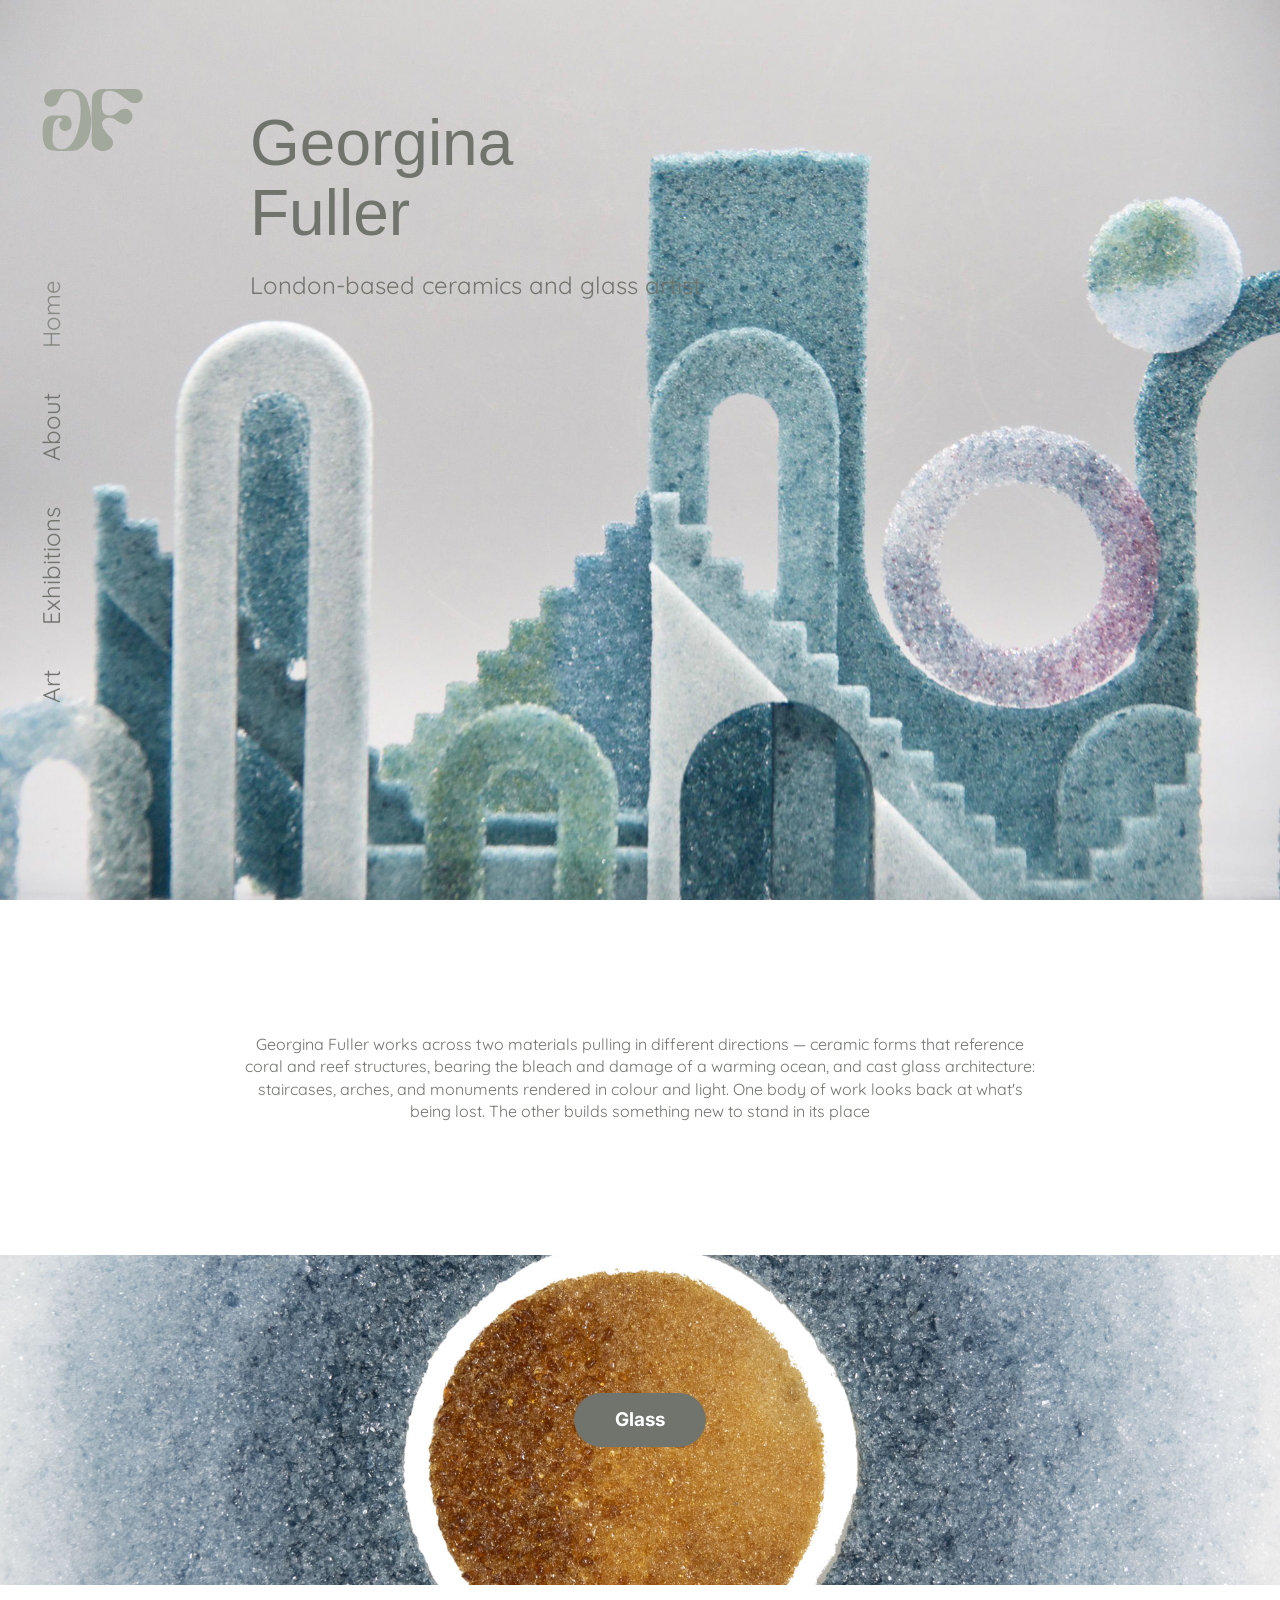
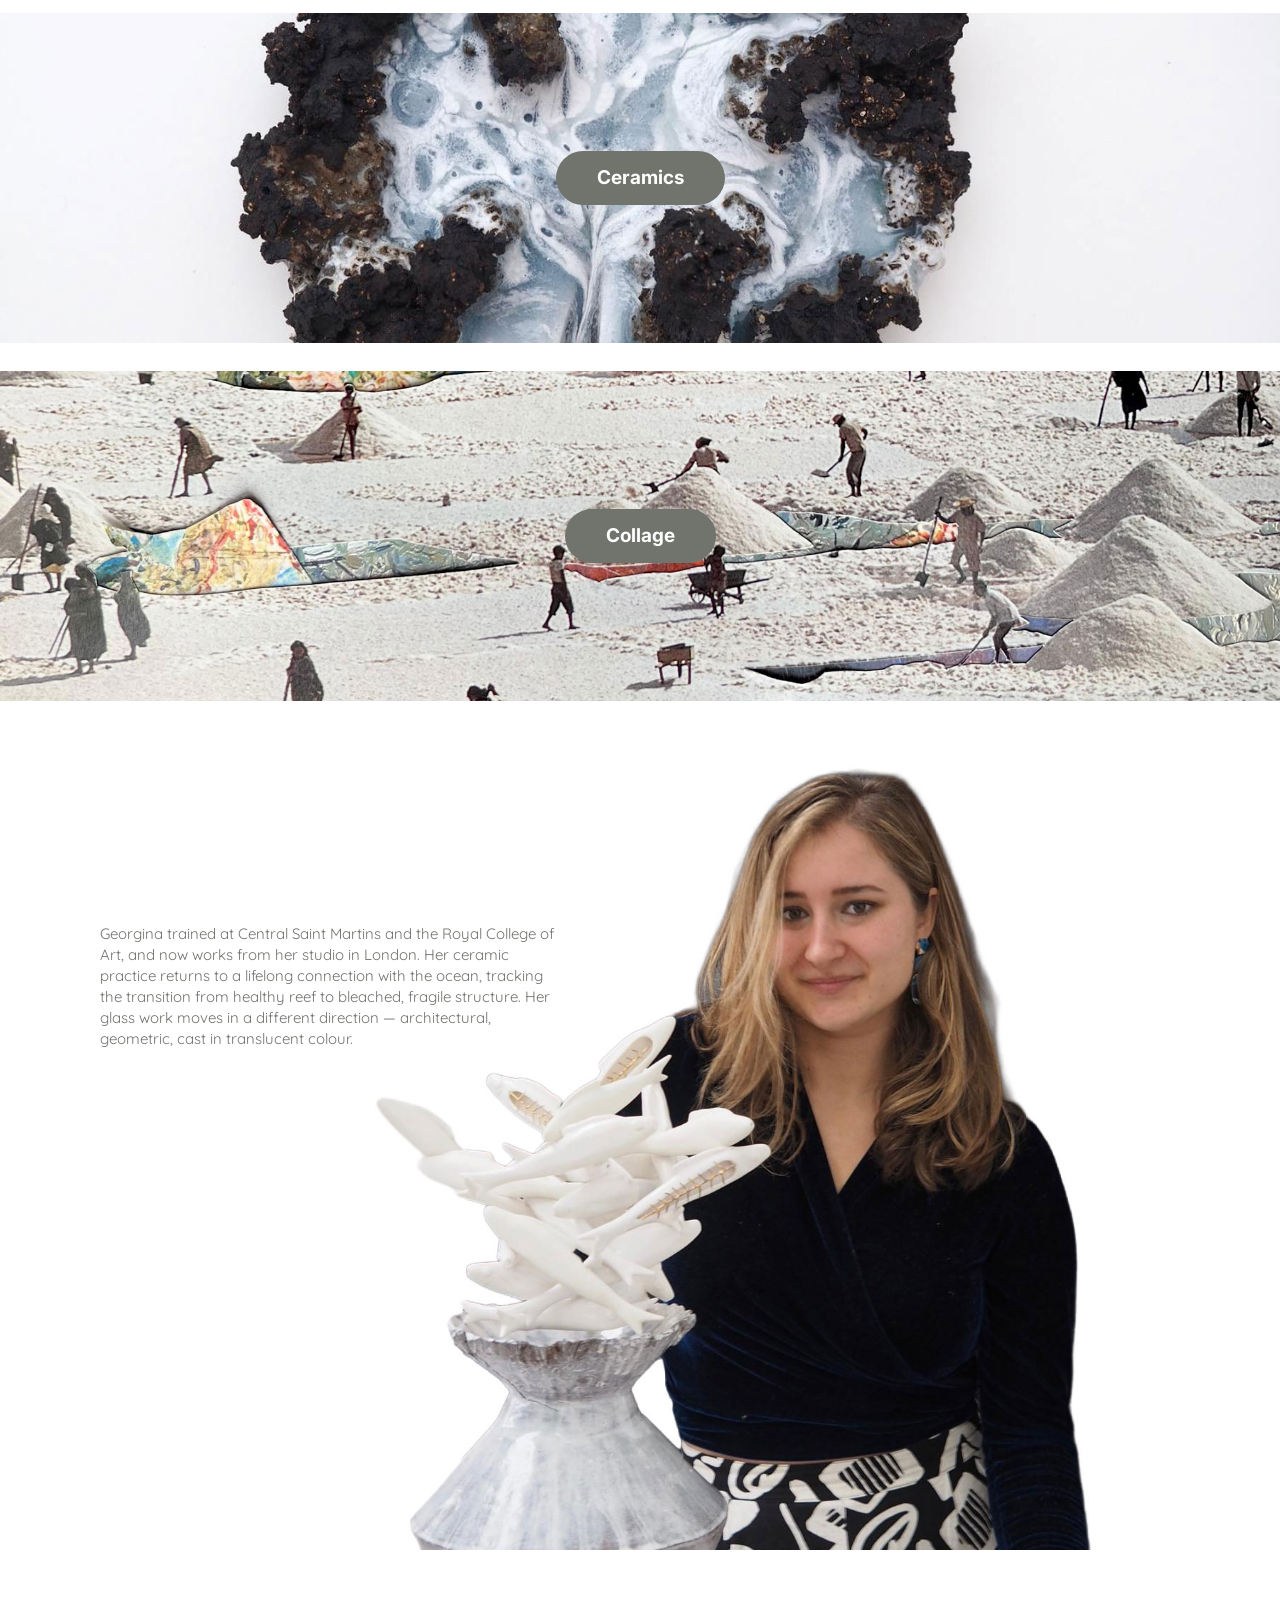
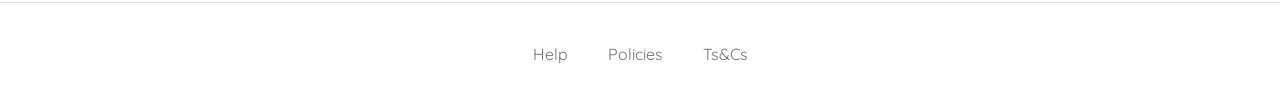
<file: index.html>
<!DOCTYPE html>
<html lang="en">
<head>
    <meta charset="UTF-8">
    <meta name="viewport" content="width=device-width, initial-scale=1.0">
    <title>Georgina Fuller - Ceramics and Glass Artist</title>
    <link href="https://fonts.googleapis.com/css2?family=Syncopate:wght@400;700&family=Quicksand:wght@400;700&family=Inter:wght@400;700&display=swap" rel="stylesheet">
   <link rel="stylesheet" href="styles.css">
</head>
<body>
    <!-- Hero Section -->
    <div class="hero-wrapper">
        <div class="hero-background"></div>
        
        <!-- Navigation overlay on hero -->
        <nav role="navigation" aria-label="Main navigation">
            <div class="nav-container">
                <div class="logo">
                   <a class="logo" href="index.html" aria-label="Georgie Fuller — home">
                    <!-- gf logo mark -->
                    <svg viewBox="0 0 146.3 89.8" xmlns="http://www.w3.org/2000/svg" aria-hidden="true" fill="#a3a89c">
                        <path d="M53.1,2.9c1,.4,4.8,2.2,8.3,6.3,3.2,3.7,4.5,7.4,6.1,12.5,1,3.1,2.3,7.8,3.2,14.6.9,7.2,1.9,15.1-.2,24.9-1,4.5-2.2,10-6.3,15.7-1.7,2.4-5.5,7.6-12,10-1.4.5-2.5.8-10.8,1.2-14.9.7-18.5.3-20.3,0-6.4-1-10-1.5-12.7-4.7-2.2-2.5-2.9-5.5-3.8-9.9-.9-4.3-.9-7.5-.9-13.3,0-8.3,1-11,1.3-11.8.6-1.7,1.7-4.5,4.4-6.7,2.3-1.9,4.6-2.4,6.2-2.8,1.7-.4,3.5-.4,7.1-.4,1.5,0,2.8,0,8.6.2,6,.2,6.8.3,7.9,1,2.6,1.6,3.7,4.3,4.1,5.4.4,1,2.8,7.3-.9,11.9-2.4,3-6.7,4.5-10.3,2.8-2.4-1.1-4.9-3.9-5-7.2,0-.5,0-3.9,1.9-5.6.7-.5,1.3-.7,1.6-1.5.3-1-.2-2.2-1-2.9-1.4-1.1-3.6,0-4.4.3-3,1.4-4.5,4.4-5.1,5.7-1.2,2.4-1.4,4.5-1.8,7.8-.3,2.2-.2,2.9-.4,7.8-.3,8.3-.6,9.9.3,12.9.4,1.5.9,3.1,2.2,4.7,2.7,3.5,6.7,4,7.8,4.2,6.8,1,12.4-4,14.3-5.8,5.6-5.1,7.6-11.2,10.2-19,3.1-9.4,3.7-16.9,4.1-22.7.2-3.2.6-9.7-.6-17.9-1-6.9-2.3-9.1-3.3-10.4-3.9-5.2-9.9-5.7-10.9-5.8-1.2,0-6.1-.4-9.8,2.9-1.9,1.7-3,3.8-3.9,5.6-1.3,2.6-1.2,3.2-2.2,5.3-.8,1.6-2.7,5.4-6.3,7.1-2.8,1.3-7.4,1.7-10.6-1.2-3.9-3.5-3.7-9.7-2.2-13.6,1.9-4.9,6.3-6.9,7.9-7.5,2.4-1.1,3.7-.9,11-1.1,9.5-.2,8.8-.6,14-.5,6.6.1,10,.2,13.1,1.6h0Z"/>
                        <path d="M81.5,2.9c-1.2.5-5.1,2.4-7.3,6.7-.9,1.8-1,3.1-1.2,9.1-.4,10.6-.5,14.7-.5,14.7-.2,11.1-.2,10.9-.2,11.4.2,8,.8,9.1.6,15.5-.1,5.2-.6,5.1-.5,9.3.1,6,.3,9.6,2.8,12.8,2.1,2.6,4.8,3.7,6.8,4.5,1.8.7,6.8,2.7,12.4.6,1.5-.6,5.1-1.9,7-5.6,1.8-3.6.9-7.2.6-8.2-1-3.3-2.7-3.7-8-10-3.8-4.6-4.8-6.7-5.3-7.7-1.2-2.7-2.4-5.5-1.2-8.5,1.3-3.4,5-4.7,6-5.1,4.1-1.5,7.8-.1,9.4.5,3.6,1.3,3.4,2.5,7.9,4.9,3.9,2.1,7.1,3.8,10.7,2.9,4.3-1,6.4-5.1,6.8-5.9.5-1,2.4-4.7.9-8.8-1.8-4.9-6.7-6.3-7.3-6.5-4.7-1.3-8.7,1.2-10,2-1.8,1.1-1.5,1.5-3.9,3.2-2.4,1.7-4.9,3.6-8.5,4-.8,0-6.2.6-9.6-2.9-1.1-1.2-1.7-2.5-2.1-3.6-.9-2.2-.9-3.9-1-7.4-.2-8.9-.1-10.7.6-13.3.5-1.7.7-2.6,1.4-3.6,2.7-3.8,7.8-4.1,9-4.1,3.6-.2,6.3,1,9.4,2.5,2.3,1.1,3.9,2.1,10,6.5,8.2,5.9,9.7,7.2,13,7.9,1.9.4,5.4,1.1,8.7-.8,3.4-2,5.8-6.3,4.9-10.5-.8-3.9-4.1-6-4.8-6.5-3.2-2-6.3-1.7-11-1.5-6,.2-12,0-18,0-10.9.1-16.3.2-16.7.2-5.8-.1-8.4-.4-11.9,1.2h0Z"/>
                    </svg>
                </a>

                </div>
                <button class="nav-toggle" type="button" aria-label="Toggle navigation" aria-expanded="false" aria-controls="primary-navigation">
                    <span></span>
                    <span></span>
                    <span></span>
                </button>
                <ul class="nav-links" id="primary-navigation">
                    <li><a href="index.html" aria-current="page">Home</a></li>
                    <li><a href="about.html">About</a></li>
                    <li><a href="exhibitions.html">Exhibitions</a></li>
                    <li><a href="art.html">Art</a></li>
                </ul>
            </div>
        </nav>

        <!-- Header overlay on hero -->
        <header role="banner">
            <h1>Georgina<br>Fuller</h1>
            <h2>London-based ceramics and glass artist</h2>
        </header>
    </div>

    <!-- Spacer Section with centred text -->
    <section class="spacer-section">
        <article>
            <p>
                Georgina Fuller works across two materials pulling in different directions — ceramic forms that reference coral and reef structures, bearing the bleach and damage of a warming ocean, and cast glass architecture: staircases, arches, and monuments rendered in colour and light. One body of work looks back at what's being lost. The other builds something new to stand in its place
            </p>
        </article>
    </section>

    <!-- Material Sections -->
    <section class="material-sections">
        <!-- Banner 1: H2 Glass + Glass CTA -->
        <div class="material-banner">
            <img src="https://siennafuller.github.io/Images/glass.jpg" alt="Glass">
            <div class="material-banner-content">
                
                <a href="art.html?category=glass" class="cta">Glass</a>
            </div>
        </div>

        <!-- Banner 2: H3 Ceramics + Ceramics CTA -->
        <div class="material-banner">
            <img src="Images/Ceramic.jpg" alt="Ceramics">
            <div class="material-banner-content">
               
                <a href="art.html?category=ceramics" class="cta">Ceramics</a>
            </div>
        </div>

        <!-- Banner 3: H3 Collage + Collage CTA -->
        <div class="material-banner">
            <img src="Images/collage.jpg" alt="Collage">
            <div class="material-banner-content">
                
                <a href="art.html?category=collage" class="cta">Collage</a>
            </div>
        </div>
    </section>

    <!-- Gap Section with H5 Image and Text Box Overlay -->
    <section class="gap-section">
        <div class="gap-section-wrapper">
            <div class="gap-section-image">
                <!-- H5 Image placeholder - replace with actual image -->
                
                <!-- White text box overlaying top 20% of image -->
                <div class="gap-section-text">
                    <p>
                        Georgina trained at Central Saint Martins and the Royal College of Art, and now works from her studio in London. Her ceramic practice returns to a lifelong connection with the ocean, tracking the transition from healthy reef to bleached, fragile structure. Her glass work moves in a different direction — architectural, geometric, cast in translucent colour.
                    </p>
                </div>
            </div>
        </div>
    </section>

    <!-- Footer -->
    <footer role="contentinfo">
        <nav aria-label="Footer navigation">
            <ul>
                <li><a href="#help">Help</a></li>
                <li><a href="#policies">Policies</a></li>
                <li><a href="#terms">Ts&Cs</a></li>
            </ul>
        </nav>
    </footer>

    <script>
        (function () {
            var nav = document.querySelector('nav[role="navigation"]');
            var toggle = document.querySelector('.nav-toggle');
            if (!nav || !toggle) return;
            toggle.addEventListener('click', function () {
                var isOpen = nav.classList.toggle('nav-open');
                toggle.setAttribute('aria-expanded', isOpen ? 'true' : 'false');
            });
        })();
    </script>
</body>
</html>
</file>
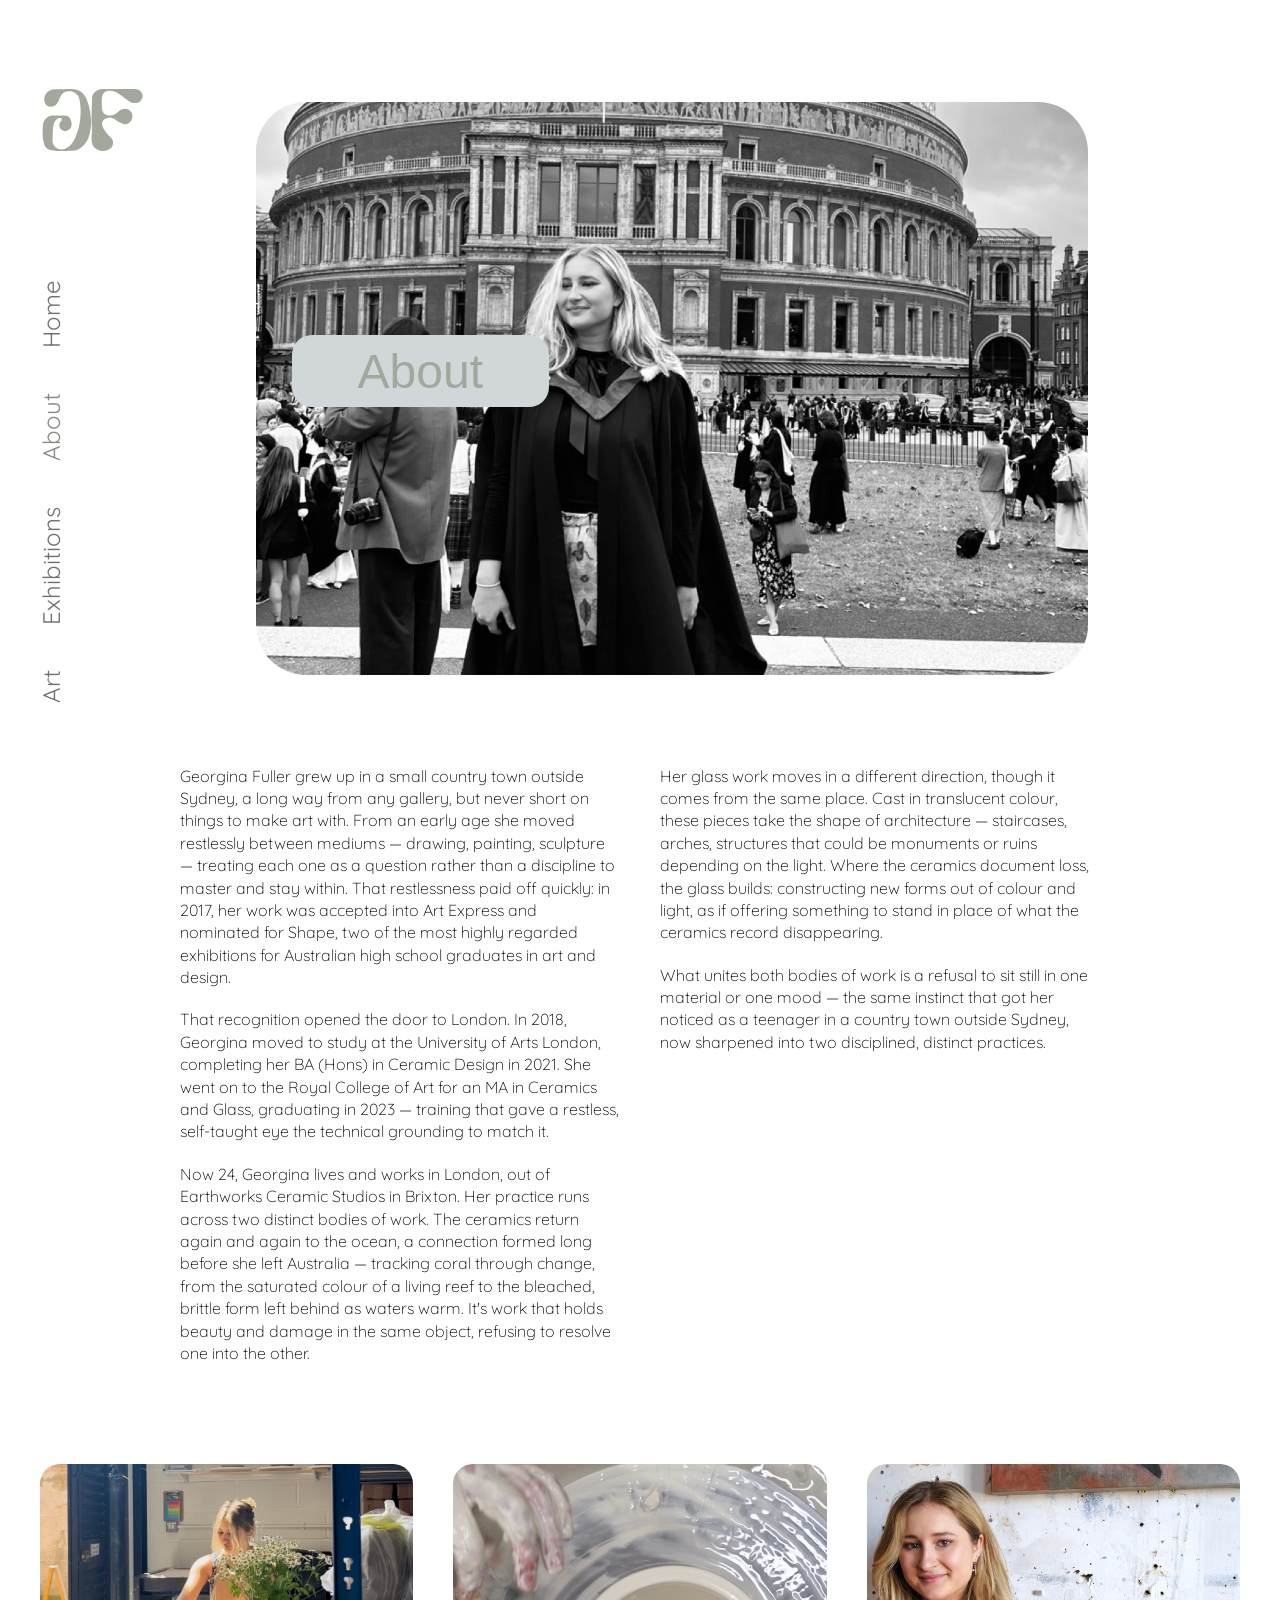
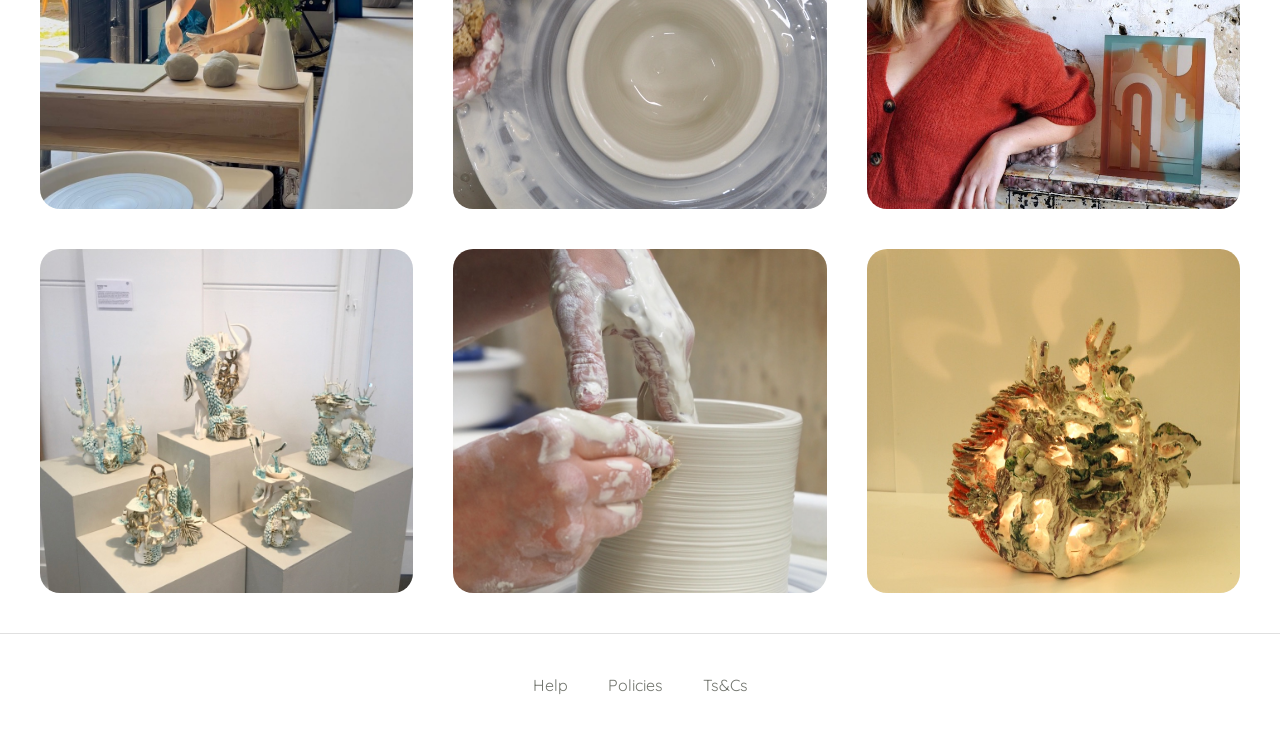
<file: about.html>
<!DOCTYPE html>
<html lang="en">
<head>
    <meta charset="UTF-8">
    <meta name="viewport" content="width=device-width, initial-scale=1.0">
    <title>About - Georgina Fuller</title>
    <link href="https://fonts.googleapis.com/css2?family=Syncopate:wght@400;700&family=Quicksand:wght@400;700&family=Inter:wght@400;700&display=swap" rel="stylesheet">
   <link rel="stylesheet" href="styles.css">
</head>
<body>
    <!-- Site navigation + hero, side by side -->
    <div class="about-top">
        <nav role="navigation" class="static-nav side-nav" aria-label="Main navigation">
            <div class="nav-container">
                <div class="logo">
                   <a class="logo" href="index.html" aria-label="Georgie Fuller — home">
                    <!-- gf logo mark -->
                    <svg viewBox="0 0 146.3 89.8" xmlns="http://www.w3.org/2000/svg" aria-hidden="true" fill="#a3a89c">
                        <path d="M53.1,2.9c1,.4,4.8,2.2,8.3,6.3,3.2,3.7,4.5,7.4,6.1,12.5,1,3.1,2.3,7.8,3.2,14.6.9,7.2,1.9,15.1-.2,24.9-1,4.5-2.2,10-6.3,15.7-1.7,2.4-5.5,7.6-12,10-1.4.5-2.5.8-10.8,1.2-14.9.7-18.5.3-20.3,0-6.4-1-10-1.5-12.7-4.7-2.2-2.5-2.9-5.5-3.8-9.9-.9-4.3-.9-7.5-.9-13.3,0-8.3,1-11,1.3-11.8.6-1.7,1.7-4.5,4.4-6.7,2.3-1.9,4.6-2.4,6.2-2.8,1.7-.4,3.5-.4,7.1-.4,1.5,0,2.8,0,8.6.2,6,.2,6.8.3,7.9,1,2.6,1.6,3.7,4.3,4.1,5.4.4,1,2.8,7.3-.9,11.9-2.4,3-6.7,4.5-10.3,2.8-2.4-1.1-4.9-3.9-5-7.2,0-.5,0-3.9,1.9-5.6.7-.5,1.3-.7,1.6-1.5.3-1-.2-2.2-1-2.9-1.4-1.1-3.6,0-4.4.3-3,1.4-4.5,4.4-5.1,5.7-1.2,2.4-1.4,4.5-1.8,7.8-.3,2.2-.2,2.9-.4,7.8-.3,8.3-.6,9.9.3,12.9.4,1.5.9,3.1,2.2,4.7,2.7,3.5,6.7,4,7.8,4.2,6.8,1,12.4-4,14.3-5.8,5.6-5.1,7.6-11.2,10.2-19,3.1-9.4,3.7-16.9,4.1-22.7.2-3.2.6-9.7-.6-17.9-1-6.9-2.3-9.1-3.3-10.4-3.9-5.2-9.9-5.7-10.9-5.8-1.2,0-6.1-.4-9.8,2.9-1.9,1.7-3,3.8-3.9,5.6-1.3,2.6-1.2,3.2-2.2,5.3-.8,1.6-2.7,5.4-6.3,7.1-2.8,1.3-7.4,1.7-10.6-1.2-3.9-3.5-3.7-9.7-2.2-13.6,1.9-4.9,6.3-6.9,7.9-7.5,2.4-1.1,3.7-.9,11-1.1,9.5-.2,8.8-.6,14-.5,6.6.1,10,.2,13.1,1.6h0Z"/>
                        <path d="M81.5,2.9c-1.2.5-5.1,2.4-7.3,6.7-.9,1.8-1,3.1-1.2,9.1-.4,10.6-.5,14.7-.5,14.7-.2,11.1-.2,10.9-.2,11.4.2,8,.8,9.1.6,15.5-.1,5.2-.6,5.1-.5,9.3.1,6,.3,9.6,2.8,12.8,2.1,2.6,4.8,3.7,6.8,4.5,1.8.7,6.8,2.7,12.4.6,1.5-.6,5.1-1.9,7-5.6,1.8-3.6.9-7.2.6-8.2-1-3.3-2.7-3.7-8-10-3.8-4.6-4.8-6.7-5.3-7.7-1.2-2.7-2.4-5.5-1.2-8.5,1.3-3.4,5-4.7,6-5.1,4.1-1.5,7.8-.1,9.4.5,3.6,1.3,3.4,2.5,7.9,4.9,3.9,2.1,7.1,3.8,10.7,2.9,4.3-1,6.4-5.1,6.8-5.9.5-1,2.4-4.7.9-8.8-1.8-4.9-6.7-6.3-7.3-6.5-4.7-1.3-8.7,1.2-10,2-1.8,1.1-1.5,1.5-3.9,3.2-2.4,1.7-4.9,3.6-8.5,4-.8,0-6.2.6-9.6-2.9-1.1-1.2-1.7-2.5-2.1-3.6-.9-2.2-.9-3.9-1-7.4-.2-8.9-.1-10.7.6-13.3.5-1.7.7-2.6,1.4-3.6,2.7-3.8,7.8-4.1,9-4.1,3.6-.2,6.3,1,9.4,2.5,2.3,1.1,3.9,2.1,10,6.5,8.2,5.9,9.7,7.2,13,7.9,1.9.4,5.4,1.1,8.7-.8,3.4-2,5.8-6.3,4.9-10.5-.8-3.9-4.1-6-4.8-6.5-3.2-2-6.3-1.7-11-1.5-6,.2-12,0-18,0-10.9.1-16.3.2-16.7.2-5.8-.1-8.4-.4-11.9,1.2h0Z"/>
                    </svg>
                </a>

                </div>
                <button class="nav-toggle" type="button" aria-label="Toggle navigation" aria-expanded="false" aria-controls="primary-navigation">
                    <span></span>
                    <span></span>
                    <span></span>
                </button>
                <ul class="nav-links" id="primary-navigation">
                    <li><a href="index.html">Home</a></li>
                    <li><a href="about.html" aria-current="page">About</a></li>
                    <li><a href="exhibitions.html">Exhibitions</a></li>
                    <li><a href="art.html">Art</a></li>
                </ul>
            </div>
        </nav>

        <!-- About hero -->
        <section class="about-hero">
            <div class="about-hero-image">
                <img src="Images/about/hero.jpg" alt="Georgina Fuller at her graduation">
                <span class="about-hero-label">About</span>
            </div>
        </section>
    </div>

    <!-- Bio -->
    <section class="about-bio">
        <div class="about-bio-text">
            <div class="about-bio-col">
                <p>Georgina Fuller grew up in a small country town outside Sydney, a long way from any gallery, but never short on things to make art with. From an early age she moved restlessly between mediums — drawing, painting, sculpture — treating each one as a question rather than a discipline to master and stay within. That restlessness paid off quickly: in 2017, her work was accepted into Art Express and nominated for Shape, two of the most highly regarded exhibitions for Australian high school graduates in art and design.</p>
                <p>That recognition opened the door to London. In 2018, Georgina moved to study at the University of Arts London, completing her BA (Hons) in Ceramic Design in 2021. She went on to the Royal College of Art for an MA in Ceramics and Glass, graduating in 2023 — training that gave a restless, self-taught eye the technical grounding to match it.</p>
                <p>Now 24, Georgina lives and works in London, out of Earthworks Ceramic Studios in Brixton. Her practice runs across two distinct bodies of work. The ceramics return again and again to the ocean, a connection formed long before she left Australia — tracking coral through change, from the saturated colour of a living reef to the bleached, brittle form left behind as waters warm. It's work that holds beauty and damage in the same object, refusing to resolve one into the other.</p>
            </div>
            <div class="about-bio-col">
                <p>Her glass work moves in a different direction, though it comes from the same place. Cast in translucent colour, these pieces take the shape of architecture — staircases, arches, structures that could be monuments or ruins depending on the light. Where the ceramics document loss, the glass builds: constructing new forms out of colour and light, as if offering something to stand in place of what the ceramics record disappearing.</p>
                <p>What unites both bodies of work is a refusal to sit still in one material or one mood — the same instinct that got her noticed as a teenager in a country town outside Sydney, now sharpened into two disciplined, distinct practices.</p>
            </div>
        </div>
    </section>

    <!-- Studio gallery -->
    <section class="art-grid" aria-label="Studio and process gallery">
        <div class="art-grid-item"><img src="Images/about/gallery-01.jpg" alt="Georgina in her studio"></div>
        <div class="art-grid-item"><img src="Images/about/gallery-02.jpg" alt="Ceramic work in progress"></div>
        <div class="art-grid-item"><img src="Images/about/gallery-03.jpg" alt="Georgina with her work"></div>
        <div class="art-grid-item"><img src="Images/about/gallery-04.jpg" alt="Finished ceramic sculptures on display"></div>
        <div class="art-grid-item"><img src="Images/about/gallery-05.jpg" alt="Hands shaping ceramic on the wheel"></div>
        <div class="art-grid-item"><img src="Images/about/gallery-06.jpg" alt="Finished glass and ceramic sculpture"></div>
    </section>

    <!-- Footer -->
    <footer role="contentinfo">
        <nav aria-label="Footer navigation">
            <ul>
                <li><a href="#help">Help</a></li>
                <li><a href="#policies">Policies</a></li>
                <li><a href="#terms">Ts&Cs</a></li>
            </ul>
        </nav>
    </footer>

    <script>
        (function () {
            var nav = document.querySelector('nav[role="navigation"]');
            var toggle = document.querySelector('.nav-toggle');
            if (!nav || !toggle) return;
            toggle.addEventListener('click', function () {
                var isOpen = nav.classList.toggle('nav-open');
                toggle.setAttribute('aria-expanded', isOpen ? 'true' : 'false');
            });
        })();
    </script>
</body>
</html>
</file>
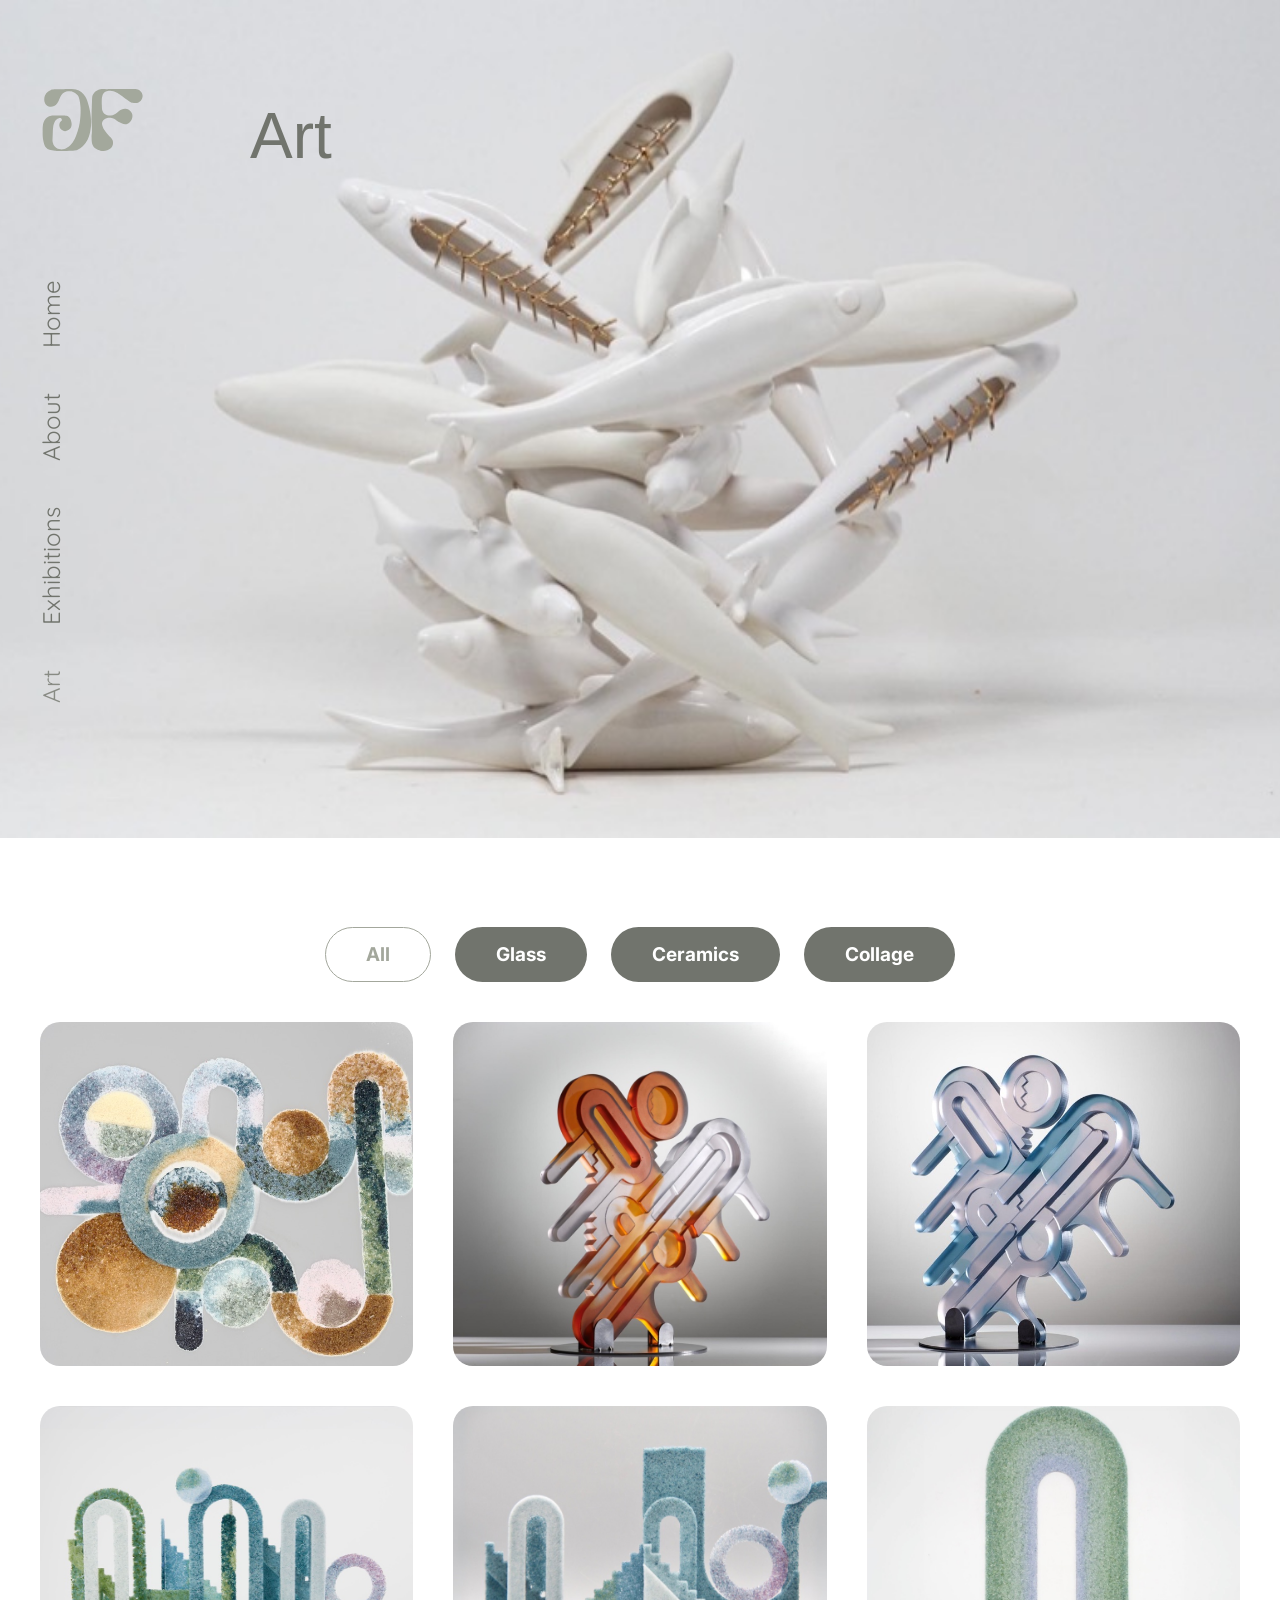
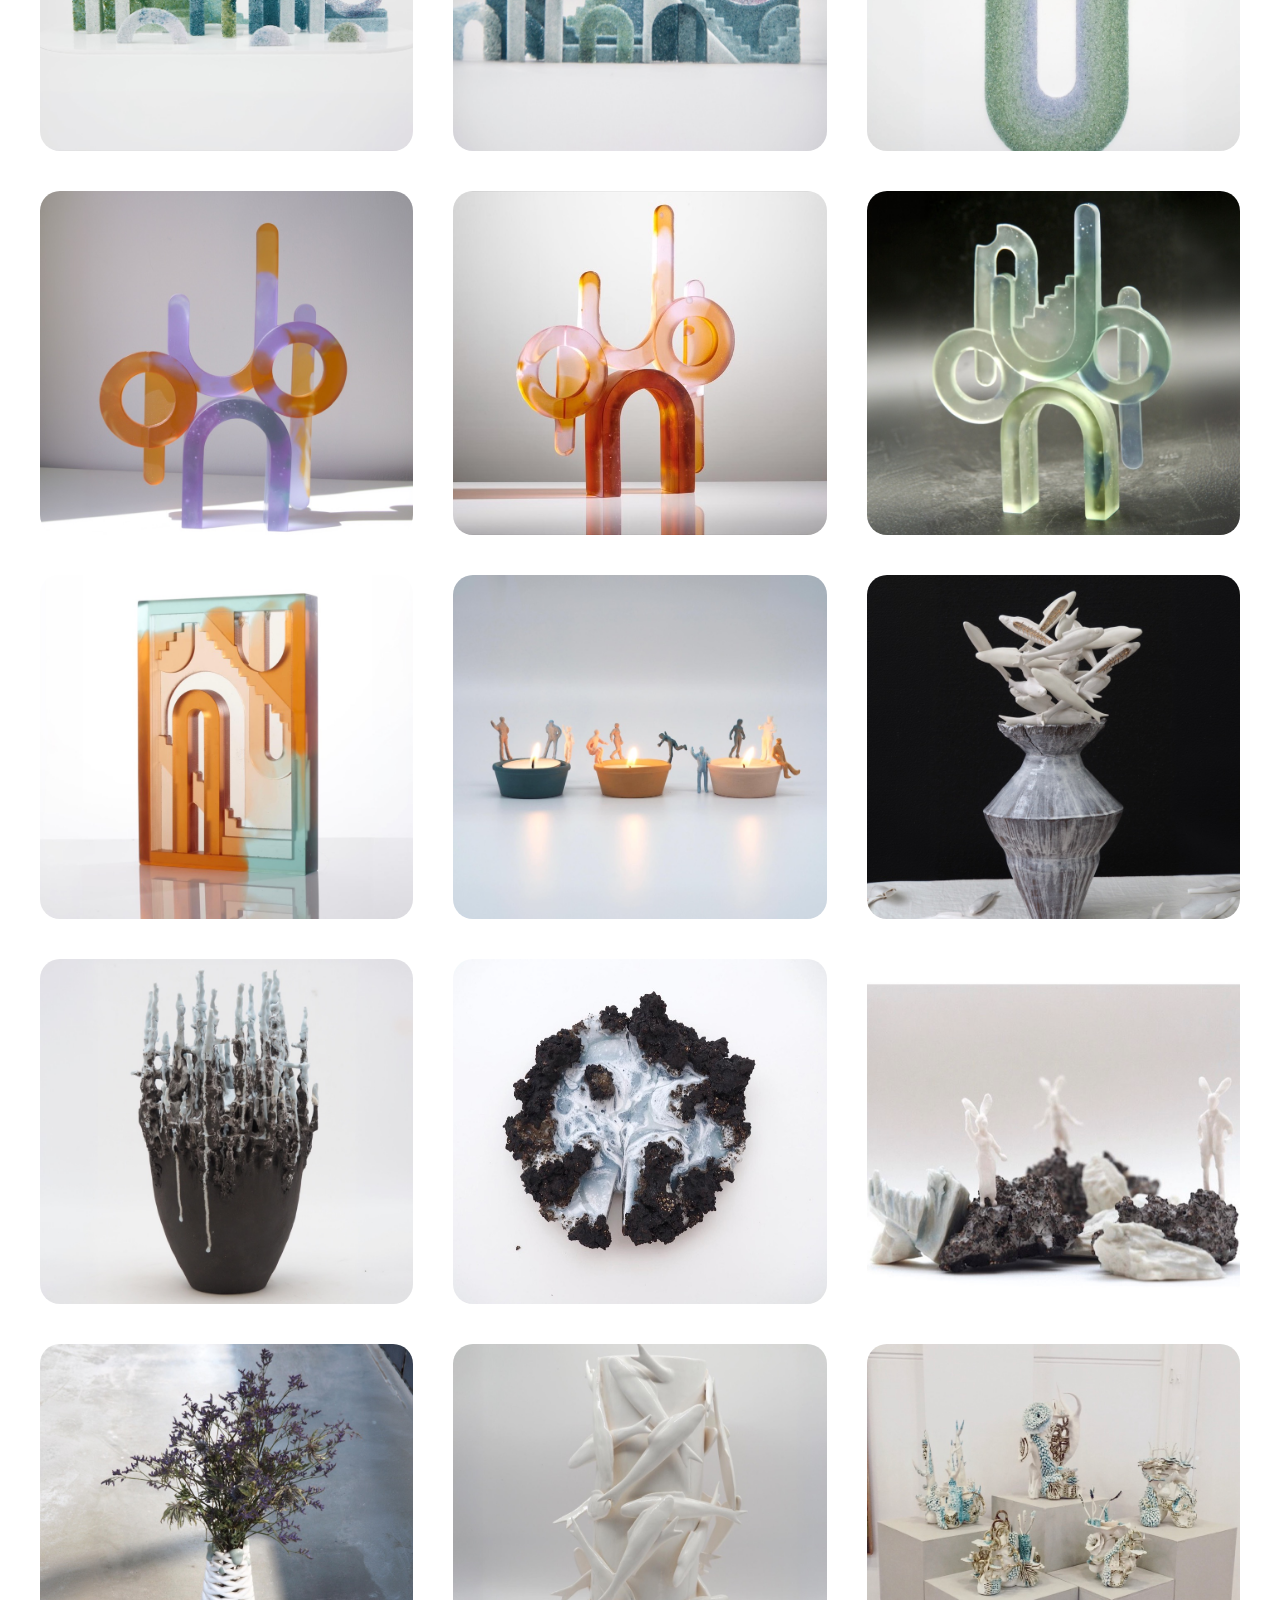
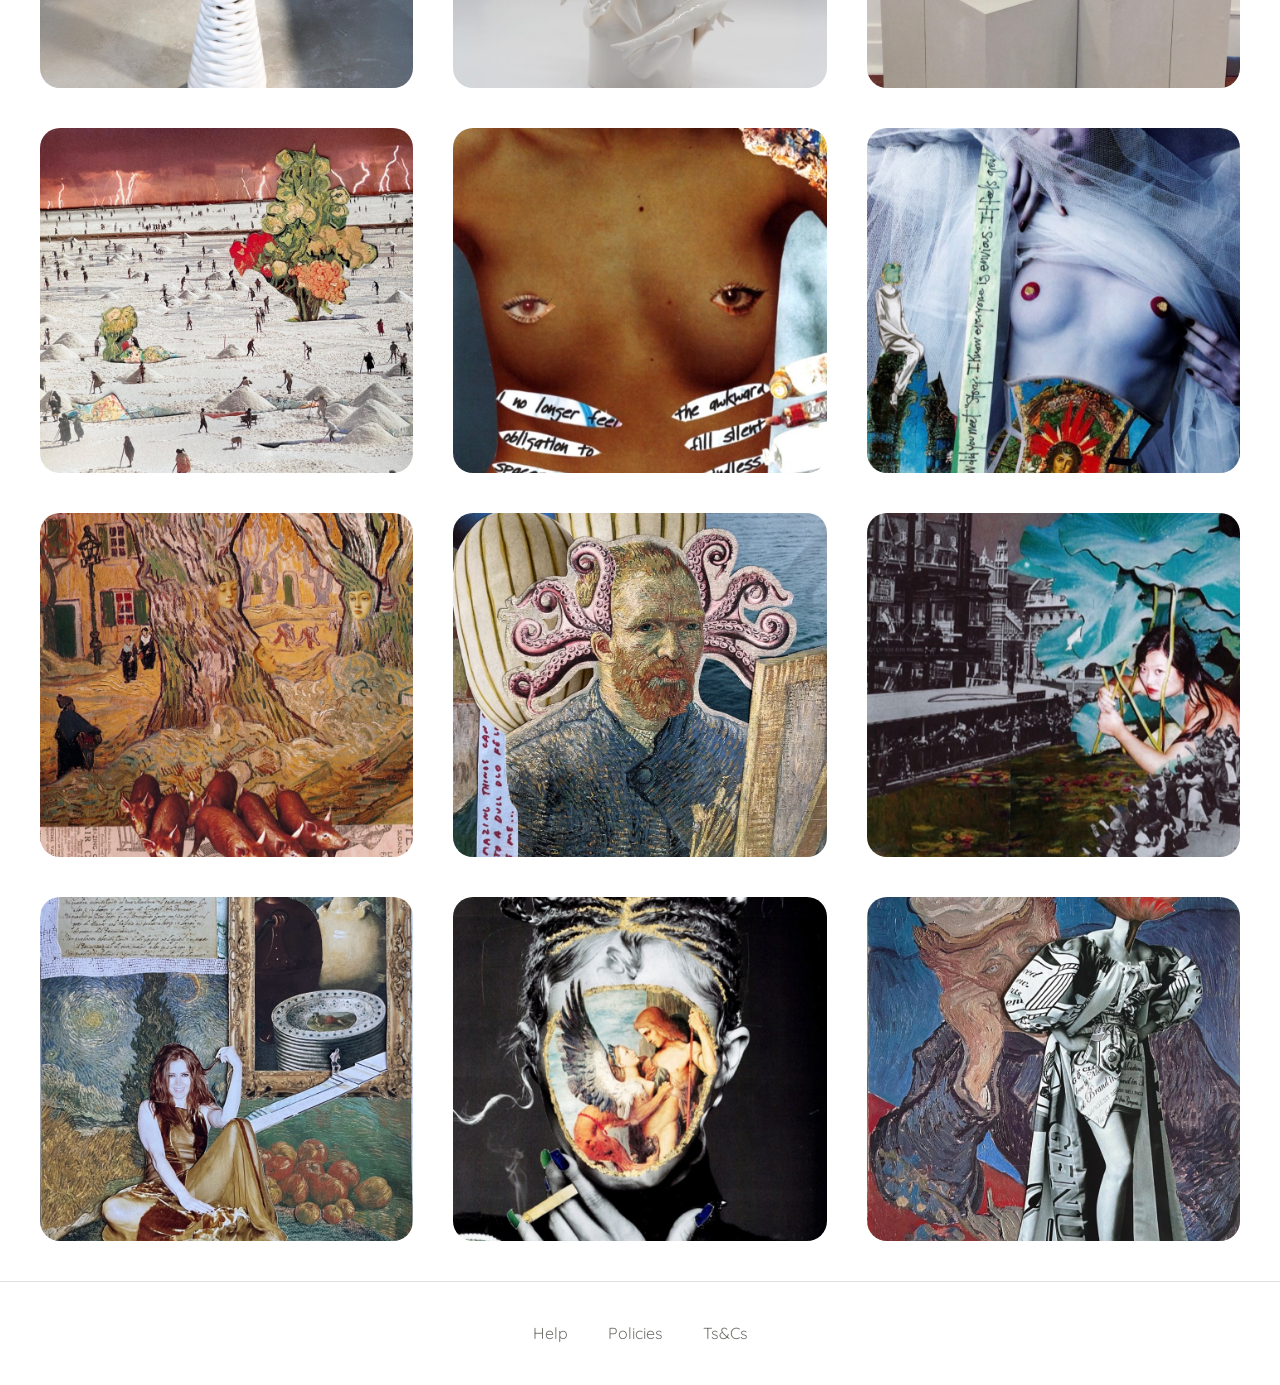
<file: art.html>
<!DOCTYPE html>
<html lang="en">
<head>
    <meta charset="UTF-8">
    <meta name="viewport" content="width=device-width, initial-scale=1.0">
    <title>Art - Georgina Fuller</title>
    <link href="https://fonts.googleapis.com/css2?family=Syncopate:wght@400;700&family=Quicksand:wght@400;700&family=Inter:wght@400;700&display=swap" rel="stylesheet">
   <link rel="stylesheet" href="styles.css">
</head>
<body>
    <!-- Page Hero -->
    <div class="hero-wrapper subhero">
        <div class="hero-background subhero-background"></div>

        <!-- Navigation overlay on hero -->
        <nav role="navigation" aria-label="Main navigation">
            <div class="nav-container">
                <div class="logo">
                   <a class="logo" href="index.html" aria-label="Georgie Fuller — home">
                    <!-- gf logo mark -->
                    <svg viewBox="0 0 146.3 89.8" xmlns="http://www.w3.org/2000/svg" aria-hidden="true" fill="#a3a89c">
                        <path d="M53.1,2.9c1,.4,4.8,2.2,8.3,6.3,3.2,3.7,4.5,7.4,6.1,12.5,1,3.1,2.3,7.8,3.2,14.6.9,7.2,1.9,15.1-.2,24.9-1,4.5-2.2,10-6.3,15.7-1.7,2.4-5.5,7.6-12,10-1.4.5-2.5.8-10.8,1.2-14.9.7-18.5.3-20.3,0-6.4-1-10-1.5-12.7-4.7-2.2-2.5-2.9-5.5-3.8-9.9-.9-4.3-.9-7.5-.9-13.3,0-8.3,1-11,1.3-11.8.6-1.7,1.7-4.5,4.4-6.7,2.3-1.9,4.6-2.4,6.2-2.8,1.7-.4,3.5-.4,7.1-.4,1.5,0,2.8,0,8.6.2,6,.2,6.8.3,7.9,1,2.6,1.6,3.7,4.3,4.1,5.4.4,1,2.8,7.3-.9,11.9-2.4,3-6.7,4.5-10.3,2.8-2.4-1.1-4.9-3.9-5-7.2,0-.5,0-3.9,1.9-5.6.7-.5,1.3-.7,1.6-1.5.3-1-.2-2.2-1-2.9-1.4-1.1-3.6,0-4.4.3-3,1.4-4.5,4.4-5.1,5.7-1.2,2.4-1.4,4.5-1.8,7.8-.3,2.2-.2,2.9-.4,7.8-.3,8.3-.6,9.9.3,12.9.4,1.5.9,3.1,2.2,4.7,2.7,3.5,6.7,4,7.8,4.2,6.8,1,12.4-4,14.3-5.8,5.6-5.1,7.6-11.2,10.2-19,3.1-9.4,3.7-16.9,4.1-22.7.2-3.2.6-9.7-.6-17.9-1-6.9-2.3-9.1-3.3-10.4-3.9-5.2-9.9-5.7-10.9-5.8-1.2,0-6.1-.4-9.8,2.9-1.9,1.7-3,3.8-3.9,5.6-1.3,2.6-1.2,3.2-2.2,5.3-.8,1.6-2.7,5.4-6.3,7.1-2.8,1.3-7.4,1.7-10.6-1.2-3.9-3.5-3.7-9.7-2.2-13.6,1.9-4.9,6.3-6.9,7.9-7.5,2.4-1.1,3.7-.9,11-1.1,9.5-.2,8.8-.6,14-.5,6.6.1,10,.2,13.1,1.6h0Z"/>
                        <path d="M81.5,2.9c-1.2.5-5.1,2.4-7.3,6.7-.9,1.8-1,3.1-1.2,9.1-.4,10.6-.5,14.7-.5,14.7-.2,11.1-.2,10.9-.2,11.4.2,8,.8,9.1.6,15.5-.1,5.2-.6,5.1-.5,9.3.1,6,.3,9.6,2.8,12.8,2.1,2.6,4.8,3.7,6.8,4.5,1.8.7,6.8,2.7,12.4.6,1.5-.6,5.1-1.9,7-5.6,1.8-3.6.9-7.2.6-8.2-1-3.3-2.7-3.7-8-10-3.8-4.6-4.8-6.7-5.3-7.7-1.2-2.7-2.4-5.5-1.2-8.5,1.3-3.4,5-4.7,6-5.1,4.1-1.5,7.8-.1,9.4.5,3.6,1.3,3.4,2.5,7.9,4.9,3.9,2.1,7.1,3.8,10.7,2.9,4.3-1,6.4-5.1,6.8-5.9.5-1,2.4-4.7.9-8.8-1.8-4.9-6.7-6.3-7.3-6.5-4.7-1.3-8.7,1.2-10,2-1.8,1.1-1.5,1.5-3.9,3.2-2.4,1.7-4.9,3.6-8.5,4-.8,0-6.2.6-9.6-2.9-1.1-1.2-1.7-2.5-2.1-3.6-.9-2.2-.9-3.9-1-7.4-.2-8.9-.1-10.7.6-13.3.5-1.7.7-2.6,1.4-3.6,2.7-3.8,7.8-4.1,9-4.1,3.6-.2,6.3,1,9.4,2.5,2.3,1.1,3.9,2.1,10,6.5,8.2,5.9,9.7,7.2,13,7.9,1.9.4,5.4,1.1,8.7-.8,3.4-2,5.8-6.3,4.9-10.5-.8-3.9-4.1-6-4.8-6.5-3.2-2-6.3-1.7-11-1.5-6,.2-12,0-18,0-10.9.1-16.3.2-16.7.2-5.8-.1-8.4-.4-11.9,1.2h0Z"/>
                    </svg>
                </a>

                </div>
                <button class="nav-toggle" type="button" aria-label="Toggle navigation" aria-expanded="false" aria-controls="primary-navigation">
                    <span></span>
                    <span></span>
                    <span></span>
                </button>
                <ul class="nav-links" id="primary-navigation">
                    <li><a href="index.html">Home</a></li>
                    <li><a href="about.html">About</a></li>
                    <li><a href="exhibitions.html">Exhibitions</a></li>
                    <li><a href="art.html" aria-current="page">Art</a></li>
                </ul>
            </div>
        </nav>

        <!-- Header overlay on hero -->
        <header role="banner" class="subhero-header">
            <h1>Art</h1>
        </header>
    </div>

    <!-- Filter pills -->
    <section class="art-filters">
        <button type="button" class="cta filter-pill active" data-filter="all">All</button>
        <button type="button" class="cta filter-pill" data-filter="glass">Glass</button>
        <button type="button" class="cta filter-pill" data-filter="ceramics">Ceramics</button>
        <button type="button" class="cta filter-pill" data-filter="collage">Collage</button>
    </section>

    <!-- Artwork grid -->
    <section class="art-grid" aria-label="Artwork gallery">
        <div class="art-grid-item" data-category="glass"><img src="Images/art/art-01.jpg" alt="Glass artwork"></div>
        <div class="art-grid-item art-grid-item-sculpture" data-category="glass" data-opens-modal="window-2">
            <img src="Images/art/art-02.jpg" alt="Glass artwork" class="art-sculpture-static">
            <div class="sculpture-turntable" aria-hidden="true">
                <div class="sculpture-shadow"></div>
                <div class="sculpture-stage" id="sculpture-stage-2"></div>
            </div>
        </div>
        <div class="art-grid-item" data-category="glass" data-opens-modal="window-2"><img src="Images/art/art-03.jpg" alt="Glass artwork"></div>
        <div class="art-grid-item" data-category="glass"><img src="Images/art/art-04.jpg" alt="Glass artwork"></div>
        <div class="art-grid-item" data-category="glass"><img src="Images/art/art-05.jpg" alt="Glass artwork"></div>
        <div class="art-grid-item" data-category="glass"><img src="Images/art/art-06.jpg" alt="Glass artwork"></div>
        <div class="art-grid-item" data-category="glass"><img src="Images/art/art-07.jpg" alt="Glass artwork"></div>
        <div class="art-grid-item" data-category="glass"><img src="Images/art/art-08.jpg" alt="Glass artwork"></div>
        <div class="art-grid-item" data-category="glass"><img src="Images/art/art-09.jpg" alt="Glass artwork"></div>
        <div class="art-grid-item" data-category="ceramics"><img src="Images/art/art-10.jpg" alt="Ceramic artwork"></div>
        <div class="art-grid-item" data-category="ceramics"><img src="Images/art/art-11.jpg" alt="Ceramic artwork"></div>
        <div class="art-grid-item" data-category="ceramics"><img src="Images/art/art-12.jpg" alt="Ceramic artwork"></div>
        <div class="art-grid-item" data-category="ceramics"><img src="Images/art/art-13.jpg" alt="Ceramic artwork"></div>
        <div class="art-grid-item" data-category="ceramics"><img src="Images/art/art-14.jpg" alt="Ceramic artwork"></div>
        <div class="art-grid-item" data-category="ceramics"><img src="Images/art/art-15.jpg" alt="Ceramic artwork"></div>
        <div class="art-grid-item" data-category="ceramics"><img src="Images/art/art-16.jpg" alt="Ceramic artwork"></div>
        <div class="art-grid-item" data-category="ceramics"><img src="Images/art/art-17.jpg" alt="Ceramic artwork"></div>
        <div class="art-grid-item" data-category="ceramics"><img src="Images/art/art-18.jpg" alt="Ceramic artwork"></div>
        <div class="art-grid-item" data-category="collage"><img src="Images/art/art-19.jpg" alt="Collage artwork"></div>
        <div class="art-grid-item" data-category="collage"><img src="Images/art/art-20.jpg" alt="Collage artwork"></div>
        <div class="art-grid-item" data-category="collage"><img src="Images/art/art-21.jpg" alt="Collage artwork"></div>
        <div class="art-grid-item" data-category="collage"><img src="Images/art/art-22.jpg" alt="Collage artwork"></div>
        <div class="art-grid-item" data-category="collage"><img src="Images/art/art-23.jpg" alt="Collage artwork"></div>
        <div class="art-grid-item" data-category="collage"><img src="Images/art/art-24.jpg" alt="Collage artwork"></div>
        <div class="art-grid-item" data-category="collage"><img src="Images/art/art-25.jpg" alt="Collage artwork"></div>
        <div class="art-grid-item" data-category="collage"><img src="Images/art/art-26.jpg" alt="Collage artwork"></div>
        <div class="art-grid-item" data-category="collage"><img src="Images/art/art-27.jpg" alt="Collage artwork"></div>
    </section>

    <!-- Item description modal -->
    <div class="art-modal-overlay" id="art-modal-overlay">
        <div class="art-modal" role="dialog" aria-modal="true" aria-labelledby="art-modal-title">
            <button type="button" class="art-modal-close" aria-label="Close">&times;</button>
            <div class="art-modal-images">
                <div class="art-modal-image"><img src="Images/art/popup/window-1.jpg" alt="'Window 2.0, 1&2' — amber cast glass"></div>
                <div class="art-modal-image"><img src="Images/art/popup/window-2.jpg" alt="'Window 2.0, 1&2' — clear cast glass"></div>
            </div>
            <div class="art-modal-text">
                <p id="art-modal-title">'Window 2.0, 1&2' (2023)</p>
                <p>Glass casting</p>
                <p>35x40cm</p>
                <p>&nbsp;</p>
                <p>By prioritizing fluidity, "Window 2.0" invites viewers to consider the interplay between structure and form in a new light. The architectural elements, rather than being confined to rigid boundaries, flow and interact, reflecting the complexities of contemporary architecture and design.</p>
                <p>This approach not only challenges conventional notions of framing but also encourages a dialogue about the spaces we inhabit and how they influence our perceptions.</p>
                <p>The result is a piece that embodies both strength and grace, inviting contemplation on the relationship between form and function while celebrating the beauty of architectural innovation.</p>
                <p>Ultimately, "Window 2.0" transforms the concept of a window from a static element into a dynamic experience, engaging viewers in a conversation about the nature of space and perception.</p>
                <button type="button" class="cta art-modal-enquire" id="art-enquire-trigger">Enquire</button>
            </div>
        </div>
    </div>

    <!-- Inquire form modal -->
    <div class="art-modal-overlay" id="art-enquire-overlay">
        <div class="art-modal art-enquire-modal" role="dialog" aria-modal="true" aria-labelledby="art-enquire-title">
            <button type="button" class="art-modal-close" aria-label="Close">&times;</button>
            <div class="art-enquire-text">
                <h2 id="art-enquire-title">Inquire</h2>
                <p>georgie@fullers.co</p>
                <p>&nbsp;</p>
                <p>Get a response within 24h</p>
                <p>&nbsp;</p>
                <p>Interested in a piece, or curious whether something can be made to commission? I'd love to hear from you.</p>
                <p>&nbsp;</p>
                <p>Let me know which piece you're enquiring about, or describe what you have in mind, dimensions, colour, material, and I'll get back to you within 2–3 business days with pricing, availability, and next steps.</p>
            </div>
            <form class="art-enquire-form" id="art-enquire-form">
                <div class="art-enquire-row">
                    <div class="art-enquire-field">
                        <label for="enquire-name">Name</label>
                        <input type="text" id="enquire-name" name="name" required>
                    </div>
                    <div class="art-enquire-field">
                        <label for="enquire-phone">Phone Number</label>
                        <input type="tel" id="enquire-phone" name="phone">
                    </div>
                </div>
                <div class="art-enquire-field art-enquire-field-full">
                    <label for="enquire-email">Email</label>
                    <input type="email" id="enquire-email" name="email" required>
                </div>
                <div class="art-enquire-field art-enquire-field-full">
                    <label for="enquire-message">Message</label>
                    <textarea id="enquire-message" name="message" rows="6"></textarea>
                </div>
                <button type="submit" class="cta art-enquire-submit">Send</button>
            </form>
        </div>
    </div>

    <!-- Footer -->
    <footer role="contentinfo">
        <nav aria-label="Footer navigation">
            <ul>
                <li><a href="#help">Help</a></li>
                <li><a href="#policies">Policies</a></li>
                <li><a href="#terms">Ts&Cs</a></li>
            </ul>
        </nav>
    </footer>

    <script>
        (function () {
            var nav = document.querySelector('nav[role="navigation"]');
            var toggle = document.querySelector('.nav-toggle');
            if (!nav || !toggle) return;
            toggle.addEventListener('click', function () {
                var isOpen = nav.classList.toggle('nav-open');
                toggle.setAttribute('aria-expanded', isOpen ? 'true' : 'false');
            });
        })();

        (function () {
            var stage = document.getElementById('sculpture-stage-2');
            if (!stage) return;
            var count = 40;
            var step = 0.5;
            var half = ((count - 1) * step) / 2;
            for (var i = 0; i < count; i++) {
                var z = (i * step - half).toFixed(2);
                var edgeDistance = Math.abs(i - (count - 1) / 2) / ((count - 1) / 2);
                var brightness = (1 - edgeDistance * 0.22).toFixed(2);
                var img = document.createElement('img');
                img.src = 'Images/art/art-02.jpg';
                img.alt = '';
                img.style.transform = 'translateZ(' + z + 'px)';
                img.style.filter = 'brightness(' + brightness + ')';
                stage.appendChild(img);
            }
        })();

        (function () {
            var pills = document.querySelectorAll('.filter-pill');
            var items = document.querySelectorAll('.art-grid-item');
            if (!pills.length || !items.length) return;

            function applyFilter(filter, activePill) {
                pills.forEach(function (p) { p.classList.remove('active'); });
                activePill.classList.add('active');
                items.forEach(function (item) {
                    var show = filter === 'all' || item.getAttribute('data-category') === filter;
                    item.style.display = show ? '' : 'none';
                });
            }

            pills.forEach(function (pill) {
                pill.addEventListener('click', function () {
                    applyFilter(pill.getAttribute('data-filter'), pill);
                });
            });

            var requestedCategory = new URLSearchParams(window.location.search).get('category');
            if (requestedCategory) {
                var matchingPill = document.querySelector('.filter-pill[data-filter="' + requestedCategory + '"]');
                if (matchingPill) applyFilter(requestedCategory, matchingPill);
            }
        })();

        (function () {
            var overlays = document.querySelectorAll('.art-modal-overlay');
            if (!overlays.length) return;

            function closeAll() {
                overlays.forEach(function (o) { o.classList.remove('is-open'); });
                document.body.classList.remove('modal-open');
            }

            function open(overlay) {
                closeAll();
                overlay.classList.add('is-open');
                document.body.classList.add('modal-open');
            }

            overlays.forEach(function (overlay) {
                var closeBtn = overlay.querySelector('.art-modal-close');
                if (closeBtn) closeBtn.addEventListener('click', closeAll);
                overlay.addEventListener('click', function (e) {
                    if (e.target === overlay) closeAll();
                });
            });

            document.addEventListener('keydown', function (e) {
                if (e.key === 'Escape') closeAll();
            });

            document.querySelectorAll('[data-opens-modal]').forEach(function (trigger) {
                trigger.style.cursor = 'pointer';
                trigger.addEventListener('click', function () {
                    open(document.getElementById('art-modal-overlay'));
                });
            });

            var enquireTrigger = document.getElementById('art-enquire-trigger');
            if (enquireTrigger) {
                enquireTrigger.addEventListener('click', function () {
                    open(document.getElementById('art-enquire-overlay'));
                });
            }

            var enquireForm = document.getElementById('art-enquire-form');
            if (enquireForm) {
                enquireForm.addEventListener('submit', function (e) {
                    e.preventDefault();
                    closeAll();
                    enquireForm.reset();
                });
            }
        })();
    </script>
</body>
</html>
</file>
<file: styles.css>
* {
            margin: 0;
            padding: 0;
            box-sizing: border-box;
        }

        body {
            background-color: #FFFFFF;
            color: #71746D;
            font-family: 'Quicksand', sans-serif;
            font-size: 16px;
            line-height: 140%;
        }

        /* Hero Section - Full Width 100vh */
        .hero-wrapper {
            position: relative;
            width: 100%;
            height: 100vh;
            overflow: hidden;
            z-index: 1;
        }

        .hero-background {
            position: absolute;
            top: 0;
            left: 0;
            width: 100%;
            height: 100%;
            z-index: 1;
            background-image: url('https://siennafuller.github.io/Images/H1.jpg') ;
            background-repeat: no-repeat;
           
            background-size: cover;
            background-position: top left;
        }

        /* Navigation - Fixed overlay on hero */
        nav[role="navigation"] {
            padding: 40px;
            background-color: transparent;
            display: flex;
            align-items: flex-start;
            gap: 60px;
            position: absolute;
            top: 0;
            left: 0;
            z-index: 10;
            width: 100%;
        }

        .nav-container {
            display: flex;
            flex-direction: column;
            gap: 40px;
        }

        .logo {
            width: 50%;
            height: 200px;
            max-width: 7000px;
            overflow: hidden;
        }

        .logo svg {
            width: 80%;
            height: 80%;
        }

        .nav-links {
            list-style: none;
            display: flex;
            flex-direction: column;
            gap: 40px;
        }

        .nav-links a {
            text-decoration: none;
            color: #71746D;
            font-size: 24px;
            font-weight: 400;
            writing-mode: vertical-rl;
            text-orientation: mixed;
            transform: rotate(180deg);
            display: inline-block;
        }

        .nav-links a:hover {
            color: #D4A574;
        }

        .nav-links a[aria-current="page"] {
            color: #888B84;
        }

        .nav-toggle {
            display: none;
            flex-direction: column;
            justify-content: center;
            gap: 5px;
            width: 28px;
            height: 22px;
            background: none;
            border: none;
            padding: 0;
            cursor: pointer;
            z-index: 11;
        }

        .nav-toggle span {
            display: block;
            width: 100%;
            height: 3px;
            background-color: #888B84;
            border-radius: 2px;
        }

        /* Header - Centered on hero */
        header[role="banner"] {
            position: absolute;
            top: 12%;
            left: 250px;
            max-width: 40%;
            display: flex;
            flex-direction: column;
            z-index: 5;
        }

        h1 {
            font-family: 'Syncopate', sans-serif;
            font-size: 64px;
            font-weight: 400;
            color: #71746D;
            line-height: 1.1;
            text-align: left;
            margin-bottom: 20px;
        }

        header[role="banner"] > h2 {
            font-family: 'Quicksand', sans-serif;
            font-size: 24px;
            font-weight: 400;
            color: #71746D;
            line-height: 140%;
            text-align: left;
        }

        /* Static (non-hero) nav, used on pages without a full-bleed hero image */
        nav[role="navigation"].static-nav {
            position: relative;


        
        }

        /* Exhibitions page — pixel-matched to Figma (1440px frame, 5854px tall) */
        .exhibitions-page {
            position: relative;
            min-height: 660px;
        }

        .exhibitions-list {
            position: absolute;
            top: 195px;
            left: 71.25%;
            display: flex;
            flex-direction: column;
            gap: 43px;
        }

        .exhibitions-upcoming {
            position: absolute;
            top: -60px;
            left: 0;
            font-family: 'Quicksand', sans-serif;
            font-weight: 400;
            font-size: 24px;
            color: #000000;
            white-space: nowrap;
        }

        .exhibition-item p {
            font-family: 'Quicksand', sans-serif;
            font-weight: 400;
            font-size: 24px;
            color: #000000;
            line-height: 1.4;
            white-space: nowrap;
            margin: 0;
        }

        .exhibitions-heading {
            position: absolute;
            top: 280px;
            left: 178px;
            font-family: 'Syncopate', sans-serif;
            font-weight: 400;
            font-size: 64px;
            color: #A3A79C;
            line-height: 1.4;
            margin: 0;
        }

        /* Exhibition story sections — all three share the same structure
           (one full-bleed background + two supporting images + title + text),
           matching the "Arbors" story's layout exactly. */
        .exhibition-story {
            position: relative;
            width: 1440px;
            height: 1778px;
            margin: 0 auto 80px;
        }

        .exhibitions-page > .exhibition-story:first-of-type {
            margin-top: 660px;
        }

        .story-bg {
            position: absolute;
            top: 0;
            left: 0;
            width: 1440px;
            height: 1778px;
            object-fit: cover;
        }

        .story-thumb {
            position: absolute;
            border-radius: 20px;
            object-fit: cover;
            z-index: 1;
        }

        .story-thumb-1 {
            top: 32px;
            left: 955px;
            width: 405px;
            height: 374px;
        }

        .story-thumb-2 {
            top: 433px;
            left: 960px;
            width: 400px;
            height: 533px;
        }

        .story-title {
            position: absolute;
            top: 131px;
            left: 189px;
            width: 253px;
            font-family: 'Quicksand', sans-serif;
            font-weight: 400;
            font-size: 24px;
            line-height: 1.4;
            color: #000000;
            margin: 0;
            z-index: 1;
        }

        .story-text {
            position: absolute;
            top: 416px;
            left: 192px;
            width: 531px;
            font-family: 'Quicksand', sans-serif;
            font-weight: 300;
            font-size: 16px;
            line-height: 1.4;
            color: #000000;
            margin: 0;
            z-index: 1;
        }

        /* About page */
        .about-top {
            position: relative;
            padding: 40px;
        }

        nav[role="navigation"].side-nav {
            position: relative;
            z-index: 2;
            width: auto;
            padding: 0;
        }

        .about-hero {
            position: absolute;
            inset: 0;
            margin: 8% 15% 0% 20%;
            height: 573px;
            z-index: 1;
        }

        .about-hero-image {
            position: relative;
            width: 100%;
            height: 100%;
            border-radius: 50px;
            overflow: hidden;
        }

        .about-hero-image img {
            width: 100%;
            height: 100%;
            object-fit: cover;
            display: block;
        }

        .about-hero-label {
            position: absolute;
            left: 4.3%;
            top: 40.6%;
            width: 30.9%;
            height: 12.6%;
            min-width: 160px;
            background-color: #D1D7D8;
            border-radius: 20px;
            display: flex;
            align-items: center;
            justify-content: center;
            font-family: 'Syncopate', sans-serif;
            font-size: 48px;
            font-weight: 400;
            color: #A3A79C;
            line-height: 1.4;
        }

        .about-bio {
            max-width: 1285px;
            margin: 0 auto;
            padding: 16px 40px 60px;
        }

        .about-bio-text {
            display: grid;
            grid-template-columns: 440px 440px;
            gap: 40px;
            width: max-content;
            margin: 0 auto;
        }

        .about-bio-col p {
            font-family: 'Quicksand', sans-serif;
            font-weight: 300;
            font-size: 16px;
            line-height: 140%;
            color: #000000;
            margin-bottom: 20px;
        }

        .about-bio-col p:last-child {
            margin-bottom: 0;
        }

        /* Sub-page Hero (e.g. Art page) */
        .hero-wrapper.subhero {
            height: 838px;
        }

        .subhero-background {
            background-image: url('Images/art/hero.jpg');
            background-position: center;
        }

        .subhero-header {
            top: 33%;
            left: 20%;
            max-width: 60%;
        }

        /* Filter pills */
        .art-filters {
            display: flex;
            justify-content: center;
            flex-wrap: wrap;
            gap: 24px;
            padding: 89px 40px 0;
        }

        .filter-pill {
            font-family: 'Inter', sans-serif;
            cursor: pointer;
        }

        .filter-pill.active {
            background-color: #FFFFFF;
            color: #A3A79C;
            border: 1px solid #A3A79C;
        }

        /* Artwork grid */
        .art-grid {
            display: grid;
            grid-template-columns: repeat(3, 1fr);
            gap: 40px;
            max-width: 1285px;
            margin: 0 auto;
            padding: 40px;
        }

        .art-grid-item {
            border-radius: 20px;
            overflow: hidden;
            aspect-ratio: 401.67 / 370.5;
        }

        .art-grid-item img {
            width: 100%;
            height: 100%;
            object-fit: cover;
            display: block;
        }

        /* Hover-triggered 3D turntable effect on Art grid item 2 */
        .art-grid-item-sculpture {
            position: relative;
        }

        .art-sculpture-static {
            transition: opacity 0.3s ease;
        }

        .art-grid-item-sculpture:hover .art-sculpture-static {
            opacity: 0;
        }

        .sculpture-turntable {
            position: absolute;
            inset: 0;
            display: flex;
            align-items: center;
            justify-content: center;
            background-color: #f7f6f4;
            opacity: 0;
            pointer-events: none;
            transition: opacity 0.3s ease;
            perspective: 800px;
            perspective-origin: 50% 42%;
        }

        .art-grid-item-sculpture:hover .sculpture-turntable {
            opacity: 1;
        }

        .sculpture-shadow {
            position: absolute;
            left: 50%;
            bottom: 6%;
            width: 55%;
            height: 6%;
            background: radial-gradient(ellipse at center, rgba(30, 20, 10, 0.45) 0%, rgba(30, 20, 10, 0) 70%);
            filter: blur(6px);
            transform: translateX(-50%);
        }

        .sculpture-stage {
            position: relative;
            width: 74%;
            height: 74%;
            transform-style: preserve-3d;
            animation: art-turntable 8s linear infinite;
            animation-play-state: paused;
        }

        .art-grid-item-sculpture:hover .sculpture-stage {
            animation-play-state: running;
        }

        .sculpture-stage img {
            position: absolute;
            inset: 0;
            width: 100%;
            height: 100%;
            object-fit: contain;
            backface-visibility: visible;
        }

        @keyframes art-turntable {
            from { transform: rotateY(0deg); }
            to { transform: rotateY(360deg); }
        }

        /* Item description modal */
        body.modal-open {
            overflow: hidden;
        }

        body.modal-open > *:not(.art-modal-overlay) {
            opacity: 0.25;
            transition: opacity 0.3s ease;
        }

        .art-modal-overlay {
            position: fixed;
            inset: 0;
            display: flex;
            align-items: center;
            justify-content: center;
            background-color: rgba(0, 0, 0, 0.35);
            opacity: 0;
            visibility: hidden;
            transition: opacity 0.3s ease;
            z-index: 100;
            padding: 40px;
        }

        .art-modal-overlay.is-open {
            opacity: 1;
            visibility: visible;
        }

        .art-modal {
            position: relative;
            background-color: #FFFFFF;
            border-radius: 50px;
            max-width: 1140px;
            width: 100%;
            max-height: 90vh;
            overflow-y: auto;
            padding: 87px 60px 100px;
            display: flex;
            gap: 60px;
            flex-wrap: wrap;
        }

        .art-modal-close {
            position: absolute;
            top: 30px;
            right: 40px;
            background: none;
            border: none;
            font-size: 32px;
            line-height: 1;
            color: #71746D;
            cursor: pointer;
        }

        .art-modal-images {
            display: flex;
            flex-direction: column;
            gap: 0;
            flex: 1 1 400px;
        }

        .art-modal-image {
            flex: 1;
            border-radius: 20px;
            overflow: hidden;
            aspect-ratio: 301 / 387;
            background-color: #F7F6F4;
        }

        .art-modal-image img {
            width: 100%;
            height: 100%;
            object-fit: contain;
            display: block;
        }

        .art-modal-text {
            flex: 1 1 400px;
            display: flex;
            flex-direction: column;
        }

        .art-modal-text p {
            font-family: 'Quicksand', sans-serif;
            font-weight: 300;
            font-size: 16px;
            line-height: 1.4;
            color: #000000;
            margin: 0 0 4px;
        }

        .art-modal-enquire {
            align-self: flex-start;
            margin-top: 30px;
        }

        /* Inquire form modal */
        .art-enquire-modal {
            align-items: flex-start;
        }

        .art-enquire-text {
            flex: 1 1 400px;
        }

        .art-enquire-text h2 {
            font-family: 'Syncopate', sans-serif;
            font-weight: 400;
            font-size: 48px;
            color: #71746D;
            margin: 0 0 30px;
            line-height: 1.4;
        }

        .art-enquire-text p {
            font-family: 'Quicksand', sans-serif;
            font-weight: 300;
            font-size: 16px;
            line-height: 1.4;
            color: #000000;
            margin: 0 0 4px;
        }

        .art-enquire-form {
            flex: 1 1 400px;
            display: flex;
            flex-direction: column;
            gap: 20px;
        }

        .art-enquire-row {
            display: flex;
            gap: 20px;
        }

        .art-enquire-field {
            flex: 1;
            display: flex;
            flex-direction: column;
            gap: 8px;
        }

        .art-enquire-field label {
            font-family: 'Quicksand', sans-serif;
            font-weight: 300;
            font-size: 16px;
            color: #000000;
        }

        .art-enquire-field input,
        .art-enquire-field textarea {
            background-color: #C4D3D5;
            border: none;
            border-radius: 20px;
            padding: 8px 20px;
            font-family: 'Quicksand', sans-serif;
            font-size: 16px;
            color: #000000;
        }

        .art-enquire-field textarea {
            resize: vertical;
            min-height: 150px;
            border-radius: 20px;
        }

        .art-enquire-field input:focus,
        .art-enquire-field textarea:focus {
            outline: 2px solid #A3A79C;
            outline-offset: 2px;
        }

        .art-enquire-submit {
            align-self: flex-start;
            border: none;
        }

        /* Spacer between hero and material sections */
        .spacer-section {
            width: 100%;
            height: 355px;
            background-color: #FFFFFF;
            display: flex;
            flex-direction: column;
            justify-content: center;
            align-items: center;
            text-align: center;
            z-index: 2;
            position: relative;
            padding: 0 40px;
        }

        .spacer-section article p {
            max-width: 800px;
            margin: 0 auto;
            font-family: 'Quicksand', sans-serif;
            font-size: 16px;
            font-weight: 400;
            color: #71746D;
            line-height: 140%;
        }

        /* Material Sections */
        .material-sections {
            padding: 0;
            background-color: #FFFFFF;
            display: flex;
            flex-direction: column;
            gap: 28px;
        }

        .material-banner {
            background-color: #D4A574;
            width: 100%;
            height: 330px;
            text-align: center;
            display: flex;
            flex-direction: column;
            justify-content: center;
            align-items: center;
            gap: 30px;
            background-size: cover;
            background-position: center center;
            position: relative;
            overflow: hidden;
        }

        .material-banner h2 {
            font-family: 'Quicksand', sans-serif;
            font-size: 24px;
            font-weight: 400;
            color: #FFFFFF;
        }

        .material-banner h3 {
            font-family: 'Quicksand', sans-serif;
            font-size: 24px;
            font-weight: 400;
            color: #FFFFFF;
        }

        .material-banner img {
            position: absolute;
            top: 0;
            left: 0;
            width: 100%;
            height: 100%;
            object-fit: cover;
            z-index: 1;
        }

        .material-banner-content {
            position: relative;
            z-index: 2;
            display: flex;
            flex-direction: column;
            gap: 30px;
            align-items: center;
        }

        .cta {
            background-color: #71746D;
            color: #FFFFFF;
            padding: 15px 40px;
            text-decoration: none;
            font-family: 'Inter', sans-serif;
            font-size: 19px;
            font-weight: 700;
            border-radius: 28.63px;
            border: 1px solid transparent;
            display: inline-block;
            transition: background-color 0.3s ease, color 0.3s ease, border-color 0.3s ease;
        }

        .cta:hover {
            background-color: #E4D3B3;
        }

        .cta:active {
            background-color: #FFFFFF;
            color: #A3A79C;
            border: 1px solid #A3A79C;
        }

        /* Gap Section after Banner 3 */
        .gap-section {
            width: 100%;
            height: 901px;
            background-color: #FFFFFF;
            display: flex;
            flex-direction: column;
            justify-content: center;
            align-items: center;
            z-index: 2;
            position: relative;
            overflow: visible;
        }

        .gap-section-wrapper {
            position: relative;
            width: 1440px;
            height: 797.5px;
            margin-left: auto;
            margin-right: 40px;
           padding-left: 80px;
        }

        .gap-section-image {
            width: 100%;
            height: 100%;
            position: relative;
            background-image: url('Images/Georgie.jpg');
            background-repeat: no-repeat;
            background-size: contain;
            background-position: center;
        }

        .gap-section-text {
            width: 495px;
            height: 164px;
            padding: 20px;
            position: absolute;
            top: 150px;
           
            z-index: 3;
        }

        .gap-section-text p {
            font-family: 'Quicksand', sans-serif;
            font-size: 15px;
            font-weight: 400;
            color: #71746D;
            line-height: 140%;
            text-align: left;
            margin: 0;
        }

        /* Footer */
        footer[role="contentinfo"] {
            background-color: #FFFFFF;
            padding: 40px;
            border-top: 1px solid #E0E0E0;
        }

        footer nav ul {
            list-style: none;
            display: flex;
            gap: 40px;
            justify-content: center;
        }

        footer nav a {
            text-decoration: none;
            color: #71746D;
            font-family: 'Quicksand', sans-serif;
            font-size: 16px;
            font-weight: 400;
            transition: color 0.3s ease;
        }

        footer nav a:hover {
            color: #D4A574;
        }

        /* Responsive */
        @media (max-width: 768px) {
            h1 {
                font-size: 48px;
            }

            nav[role="navigation"] {
                flex-direction: column;
                gap: 20px;
            }

            .logo {
                width: 100%;
                height: 150px;
            }

            .nav-links {
                flex-direction: row;
                gap: 20px;
            }

            .nav-links a {
                writing-mode: horizontal-tb;
                transform: none;
            }

            .nav-toggle {
                display: none;
            }

            .material-sections {
                flex-direction: row;
                flex-wrap: wrap;
            }

            .material-banner {
                width: calc(50% - 14px);
            }

            .gap-section {
                align-items: center;
            }

            .gap-section-wrapper {
                width: 100%;
                margin-left: 0;
                margin-right: 0;
            }

            .gap-section-image {
                width: 100%;
                height: auto;
                aspect-ratio: 827 / 725;
            }

            .gap-section-text {
                position: static;
                width: 100%;
                left: auto;
                margin-top: 20px;
                margin-bottom: 20px;
            }

            footer nav ul {
                flex-direction: row;
                flex-wrap: wrap;
                gap: 20px;
                text-align: center;
            }

            .hero-wrapper.subhero {
                height: 500px;
            }

            .subhero-header {
                top: 40%;
                left: 10%;
                max-width: 80%;
            }

            .art-grid {
                grid-template-columns: repeat(2, 1fr);
                gap: 24px;
            }

            .about-top {
                padding: 20px 40px 0;
            }

            nav[role="navigation"].side-nav {
                width: 100%;
            }

            .about-hero {
                position: static;
                margin: 20px 0 0;
                height: auto;
                aspect-ratio: 1093 / 573;
            }

            .about-hero-label {
                font-size: 32px;
            }

            .about-bio-text {
                grid-template-columns: 1fr;
                width: 100%;
                max-width: 440px;
                gap: 24px;
            }

            .exhibitions-page {
                min-height: 0;
            }

            .exhibitions-page nav[role="navigation"] {
                position: relative;
                background-color: #FFFFFF;
            }

            .exhibitions-page {
                min-height: 0;
            }

            .exhibitions-list {
                position: static;
                padding: 40px;
                gap: 32px;
            }

            .exhibitions-upcoming {
                position: static;
                display: block;
                margin: 0 0 20px;
            }

            .exhibition-item p {
                font-size: 20px;
                white-space: normal;
            }

            .exhibitions-heading {
                position: static;
                padding: 0 40px;
                font-size: 48px;
            }

            .exhibitions-page {
                min-height: 0;
            }

            .exhibition-story {
                position: relative;
                width: 100%;
                height: auto;
                padding: 30px 20px;
                margin: 0 0 40px;
                border-top: 1px solid #E0E0E0;
            }

            .exhibitions-page > .exhibition-story:first-of-type {
                margin-top: 0;
            }

            .story-bg {
                position: relative;
                top: auto;
                left: auto;
                width: 100%;
                height: auto;
                margin-bottom: 16px;
            }

            .story-thumb {
                position: relative;
                top: auto;
                left: auto;
                display: inline-block;
                width: calc(50% - 8px);
                height: auto;
                margin: 0 8px 16px 0;
            }

            .story-title,
            .story-text {
                position: relative;
                top: auto;
                left: auto;
                width: 100%;
                margin-bottom: 16px;
            }
        }

        @media (max-width: 425px) {
            body {
                font-size: 15px;
            }

            .art-modal-overlay {
                padding: 16px;
            }

            .art-modal {
                border-radius: 24px;
                padding: 50px 24px 40px;
                gap: 30px;
            }

            .art-modal-images {
                gap: 0;
            }

            .art-modal-close {
                top: 16px;
                right: 20px;
            }

            .art-enquire-text h2 {
                font-size: 32px;
            }

            .art-enquire-row {
                flex-direction: column;
                gap: 20px;
            }

            .exhibitions-heading {
                font-size: 32px;
                padding: 0 20px;
            }

            .exhibition-story {
                padding: 24px 20px;
            }

            nav[role="navigation"] {
                position: absolute;
                top: 24px;
                left: 0;
                padding: 0 20px;
                display: block;
                z-index: 10;
            }

            .nav-container {
                width: 100%;
                display: flex;
                flex-direction: row;
                justify-content: space-between;
                align-items: center;
                gap: 0;
            }

            .logo {
                width: auto;
                max-width: 80%;
                height: 50px;
            }

            .nav-toggle {
                display: flex;
            }

            .nav-links {
                display: none;
                position: absolute;
                top: 100%;
                right: 20px;
                width: fit-content;
                flex-direction: column;
                flex-wrap: nowrap;
                justify-content: flex-start;
                align-items: flex-end;
                gap: 4px;
                background-color: rgba(255, 255, 255, 0.75);
                padding: 10px 14px;
                z-index: 12;
            }

            nav[role="navigation"].nav-open .nav-links {
                display: flex;
            }

            .nav-links a {
                font-size: 14px;
                padding: 4px 0;
            }

            .hero-wrapper {
                height: 80vh;
            }

            .hero-background {
                position: absolute;
                top: 0;
                left: 0;
                width: 100%;
                height: 100%;
                background-size: 180%;
                z-index: 1;
            }

            .subhero-background {
                background-size: cover;
            }

            .material-sections {
                flex-direction: column;
                flex-wrap: nowrap;
            }

            .material-banner {
                width: 100%;
            }

            header[role="banner"] {
                position: absolute;
                top: 12%;
                left: 8%;
                max-width: 45%;
                padding: 0;
                margin-top: 0;
                align-items: flex-start;
                z-index: 5;
            }

            h1 {
                font-size: 24px;
                line-height: 1.15;
                text-align: left;
                margin-bottom: 0;
                margin-left: 40px;
            }

            header[role="banner"] > h2 {
                font-size: 11px;
                margin-top: 6.6px;
                text-align: left;
                margin-left: 40px;
            }

            .spacer-section {
                padding: 40px 20px;
                height: auto;
            }

            .spacer-section article p {
                font-size: 13px;
                max-width: 100%;
            }

            .material-banner {
                height: 240px;
                gap: 20px;
            }

            .cta {
                padding: 12px 28px;
                font-size: 16px;
            }

            .gap-section {
                padding: 30px 0 20px;
                height: auto;
            }

            .gap-section-wrapper {
                width: 100%;
                height: auto;
                margin: 0 auto;
            }

            .gap-section-image {
                height: 520px;
                min-height: 60vh;
                background-position: bottom;
            }

            .gap-section-text {
                width: calc(100% - 32px);
                position: static;
                margin: 20px auto 0;
                padding: 18px;
            }

            footer[role="contentinfo"] {
                padding: 24px 20px;
            }

            .hero-wrapper.subhero {
                height: 320px;
            }

            .subhero-header {
                top: 40%;
                left: 8%;
                max-width: 84%;
            }

            .subhero-header h1 {
                margin-bottom: 0;
            }

            .art-filters {
                gap: 12px;
                padding: 30px 20px 0;
            }

            .filter-pill {
                padding: 10px 20px;
                font-size: 14px;
            }

            .art-grid {
                grid-template-columns: 1fr;
                gap: 20px;
                padding: 20px;
            }

            .about-top {
                padding: 20px 20px 0;
            }

            .about-hero-image {
                border-radius: 24px;
            }

            .about-hero-label {
                font-size: 20px;
                min-width: 100px;
                border-radius: 12px;
            }

            .about-bio {
                padding: 30px 20px;
            }

            .about-bio-col p {
                font-size: 14px;
            }

            .exhibitions-list {
                padding: 30px 20px 60px;
                gap: 24px;
            }

            .exhibition-item p {
                font-size: 16px;
            }
        }
</file>
